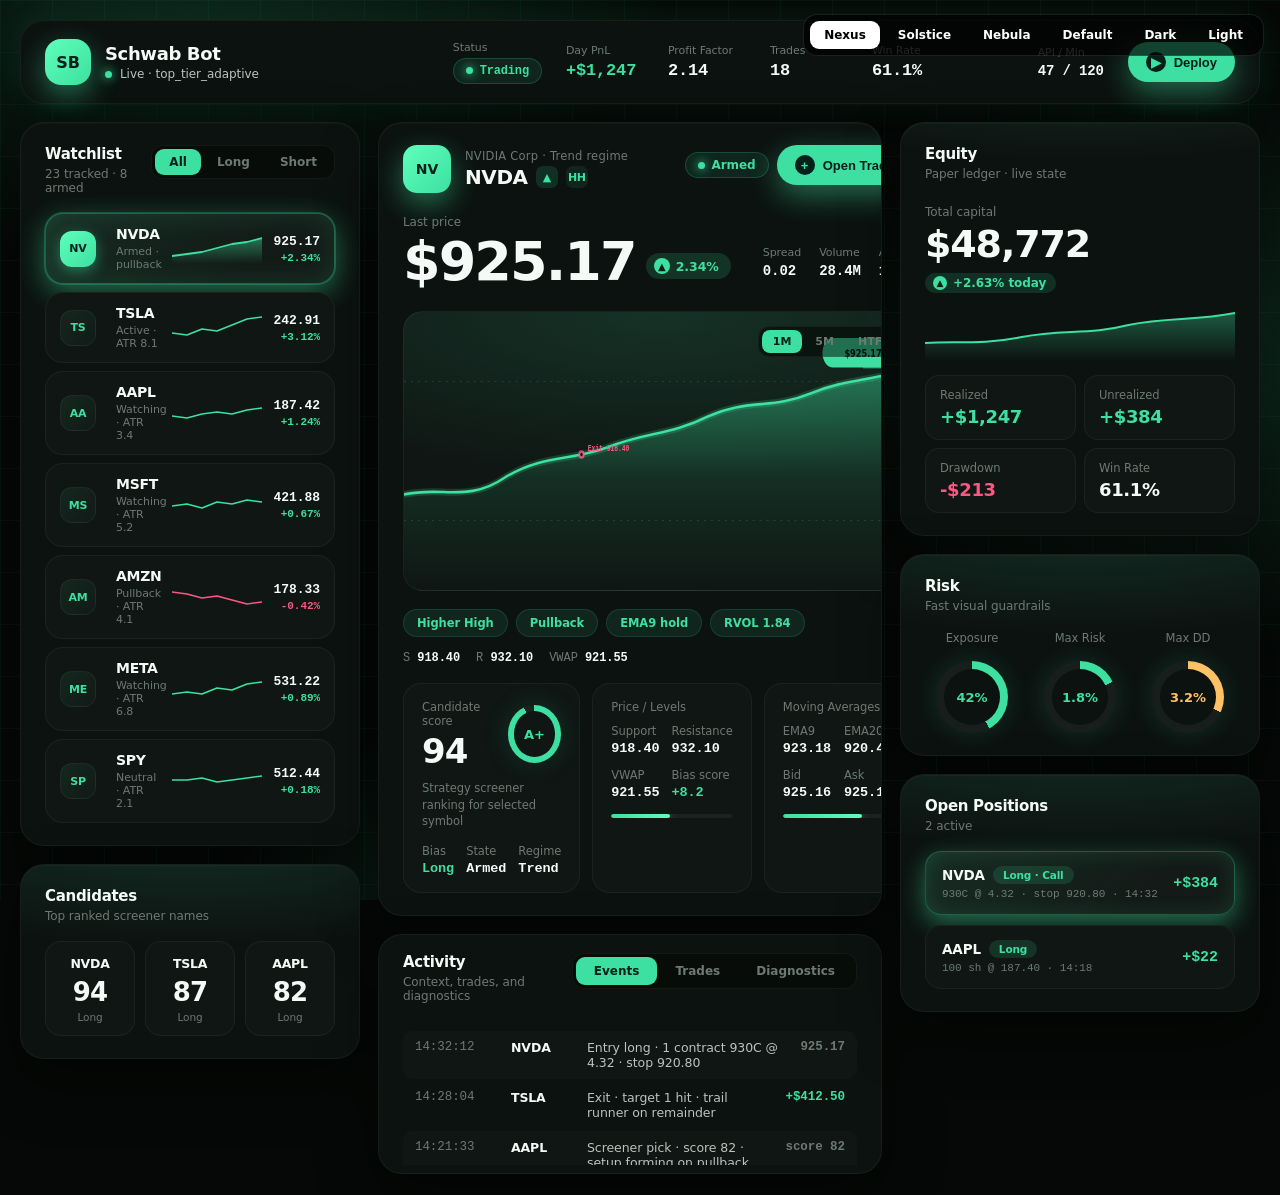
<file: theme_previews/preview.html>
<!doctype html>
<html lang="en" data-theme="nexus">
<head>
<meta charset="utf-8" />
<meta name="viewport" content="width=1600" />
<title>Theme Preview — Nexus</title>
<style>
/* ========================================
   THEMES
   ======================================== */
[data-theme="nexus"] {
  --bg: #050806;
  --bg-2: #070c09;
  --panel: #0c1210;
  --panel-raised: #0f1613;
  --panel-bright: #131a17;
  --line: rgba(255,255,255,0.05);
  --line-strong: rgba(255,255,255,0.09);
  --text: #f5faf7;
  --text-dim: #b8c4bd;
  --muted: #6d7a73;
  --soft: #434b46;
  --accent: #3de0a0;
  --accent-bright: #5fffbc;
  --accent-ink: #03201a;
  --accent-glow: rgba(61, 224, 160, 0.45);
  --accent-glow-soft: rgba(61, 224, 160, 0.14);
  --accent-wash: rgba(61, 224, 160, 0.09);
  --good: #3de0a0;
  --bad: #ff5582;
  --bad-wash: rgba(255, 85, 130, 0.10);
  --bad-glow: rgba(255, 85, 130, 0.35);
  --warn: #ffc165;
  --grid: rgba(61, 224, 160, 0.05);
}
[data-theme="solstice"] {
  --bg: #0a0806;
  --bg-2: #0c0a08;
  --panel: #121010;
  --panel-raised: #161313;
  --panel-bright: #1a1716;
  --line: rgba(255,255,255,0.05);
  --line-strong: rgba(255,255,255,0.09);
  --text: #fbf5ef;
  --text-dim: #c8bdb3;
  --muted: #7a7269;
  --soft: #4b4540;
  --accent: #ff9a4d;
  --accent-bright: #ffb674;
  --accent-ink: #1f0a02;
  --accent-glow: rgba(255, 154, 77, 0.40);
  --accent-glow-soft: rgba(255, 154, 77, 0.14);
  --accent-wash: rgba(255, 154, 77, 0.09);
  --good: #3de0a0;
  --bad: #ff5582;
  --bad-wash: rgba(255, 85, 130, 0.10);
  --bad-glow: rgba(255, 85, 130, 0.35);
  --warn: #ffc165;
  --grid: rgba(255, 154, 77, 0.05);
}
[data-theme="nebula"] {
  --bg: #07060a;
  --bg-2: #0a080e;
  --panel: #110f15;
  --panel-raised: #15121a;
  --panel-bright: #19161f;
  --line: rgba(255,255,255,0.05);
  --line-strong: rgba(255,255,255,0.09);
  --text: #f5f0fa;
  --text-dim: #c0b8c8;
  --muted: #787080;
  --soft: #48434f;
  --accent: #b779ff;
  --accent-bright: #d099ff;
  --accent-ink: #100523;
  --accent-glow: rgba(183, 121, 255, 0.40);
  --accent-glow-soft: rgba(183, 121, 255, 0.14);
  --accent-wash: rgba(183, 121, 255, 0.09);
  --good: #3de0a0;
  --bad: #ff5582;
  --bad-wash: rgba(255, 85, 130, 0.10);
  --bad-glow: rgba(255, 85, 130, 0.35);
  --warn: #ffc165;
  --grid: rgba(183, 121, 255, 0.05);
}
[data-theme="default"] {
  --bg: #05070c;
  --bg-2: #0b1020;
  --panel: #0d111f;
  --panel-raised: #111728;
  --panel-bright: #161e34;
  --line: rgba(255,255,255,0.08);
  --line-strong: rgba(255,255,255,0.14);
  --text: #e9edf7;
  --text-dim: #b9c2d4;
  --muted: #92a0bf;
  --soft: #65718b;
  --accent: #55c2ff;
  --accent-bright: #76e3ff;
  --accent-ink: #021a2e;
  --accent-glow: rgba(85, 194, 255, 0.45);
  --accent-glow-soft: rgba(85, 194, 255, 0.14);
  --accent-wash: rgba(85, 194, 255, 0.09);
  --good: #6ce3a2;
  --bad: #ff6b82;
  --bad-wash: rgba(255, 107, 130, 0.10);
  --bad-glow: rgba(255, 107, 130, 0.35);
  --warn: #ffbd63;
  --grid: rgba(85, 194, 255, 0.05);
}
[data-theme="dark"] {
  --bg: #000000;
  --bg-2: #080808;
  --panel: #0e0e0e;
  --panel-raised: #131313;
  --panel-bright: #181818;
  --line: rgba(255,255,255,0.08);
  --line-strong: rgba(255,255,255,0.14);
  --text: #eaeaef;
  --text-dim: #b8bcc6;
  --muted: #8a8d9a;
  --soft: #565866;
  --accent: #4db8ff;
  --accent-bright: #6ad4ff;
  --accent-ink: #021824;
  --accent-glow: rgba(77, 184, 255, 0.45);
  --accent-glow-soft: rgba(77, 184, 255, 0.14);
  --accent-wash: rgba(77, 184, 255, 0.09);
  --good: #4cd990;
  --bad: #f4516c;
  --bad-wash: rgba(244, 81, 108, 0.10);
  --bad-glow: rgba(244, 81, 108, 0.35);
  --warn: #f0a030;
  --grid: rgba(255, 255, 255, 0.04);
}
[data-theme="light"] {
  --bg: #ffffff;
  --bg-2: #f4f5f8;
  --panel: #f8f9fc;
  --panel-raised: #f1f3f7;
  --panel-bright: #eaecf2;
  --line: rgba(0,0,0,0.08);
  --line-strong: rgba(0,0,0,0.14);
  --text: #1a1d26;
  --text-dim: #424652;
  --muted: #5a6275;
  --soft: #8590a6;
  --accent: #1a8bd6;
  --accent-bright: #0e7ac2;
  --accent-ink: #ffffff;
  --accent-glow: rgba(26, 139, 214, 0.30);
  --accent-glow-soft: rgba(26, 139, 214, 0.10);
  --accent-wash: rgba(26, 139, 214, 0.06);
  --good: #1a9956;
  --bad: #d42e47;
  --bad-wash: rgba(212, 46, 71, 0.06);
  --bad-glow: rgba(212, 46, 71, 0.20);
  --warn: #c57a00;
  --grid: rgba(0, 0, 0, 0.05);
}

/* ========================================
   BASE
   ======================================== */
* { box-sizing: border-box; }
html, body { margin: 0; padding: 0; height: 100%; }
body {
  font-family: -apple-system, BlinkMacSystemFont, "Segoe UI", system-ui, sans-serif;
  background: var(--bg);
  color: var(--text);
  font-size: 13px;
  letter-spacing: -0.005em;
  -webkit-font-smoothing: antialiased;
  overflow-x: hidden;
  min-height: 100vh;
  position: relative;
}

/* soft ambient glows */
body::before {
  content: "";
  position: fixed; inset: 0;
  background:
    radial-gradient(900px 600px at 15% -5%, var(--accent-glow-soft), transparent 55%),
    radial-gradient(700px 500px at 95% 40%, var(--accent-glow-soft), transparent 60%),
    radial-gradient(500px 400px at 40% 105%, var(--accent-glow-soft), transparent 60%);
  pointer-events: none; z-index: 0;
}

/* subtle grid */
body::after {
  content: "";
  position: fixed; inset: 0;
  background:
    linear-gradient(var(--grid) 1px, transparent 1px) 0 0 / 100% 52px,
    linear-gradient(90deg, var(--grid) 1px, transparent 1px) 0 0 / 52px 100%;
  pointer-events: none; z-index: 0;
}

.app-shell {
  display: grid;
  grid-template-rows: auto 1fr;
  min-height: 100vh;
  padding: 20px;
  gap: 18px;
  position: relative;
  z-index: 1;
}

/* ========================================
   TOPBAR
   ======================================== */
.topbar {
  display: grid;
  grid-template-columns: minmax(260px, 320px) 1fr auto;
  gap: 22px;
  align-items: center;
  padding: 18px 24px;
  background: var(--panel);
  border: 1px solid var(--line);
  border-radius: 24px;
  box-shadow:
    0 20px 60px rgba(0,0,0,0.45),
    0 0 40px var(--accent-glow-soft);
}
.brand { display: flex; gap: 14px; align-items: center; }
.brand-badge {
  width: 46px; height: 46px;
  border-radius: 16px;
  background: linear-gradient(135deg, var(--accent-bright), var(--accent));
  color: var(--accent-ink);
  display: grid; place-items: center;
  font-weight: 800; font-size: 16px;
  box-shadow: 0 10px 28px var(--accent-glow);
}
.brand-title { font-weight: 700; font-size: 18px; letter-spacing: -0.02em; }
.brand-sub {
  font-size: 12px; color: var(--text-dim); margin-top: 3px;
  display: flex; align-items: center; gap: 8px; font-weight: 500;
}
.status-dot {
  display: inline-block; width: 7px; height: 7px;
  background: var(--accent); border-radius: 50%;
  box-shadow: 0 0 10px var(--accent), 0 0 20px var(--accent-glow);
}
.status-strip { display: flex; gap: 24px; flex-wrap: wrap; justify-content: center; align-items: center;}
.metric-pill { min-width: 78px; }
.metric-pill .label {
  font-size: 11px; color: var(--muted);
  margin-bottom: 4px; font-weight: 500;
}
.metric-pill .value {
  font-family: ui-monospace, "SF Mono", Menlo, Consolas, monospace;
  font-weight: 600; font-size: 17px; letter-spacing: -0.01em;
}
.metric-pill .value.chip-wrap { font-family: inherit; }
.pill-badge {
  display: inline-flex; align-items: center; gap: 7px;
  padding: 5px 12px; border-radius: 999px;
  font-size: 12px; font-weight: 600;
  background: var(--accent-wash);
  color: var(--accent);
  border: 1px solid color-mix(in srgb, var(--accent) 20%, transparent);
}
.pill-btn {
  display: inline-flex; align-items: center; gap: 8px;
  padding: 10px 18px; border-radius: 999px;
  background: var(--accent); color: var(--accent-ink);
  font-weight: 700; font-size: 13px;
  border: 0; cursor: pointer;
  box-shadow: 0 10px 30px var(--accent-glow);
}
.pill-btn .ic {
  width: 20px; height: 20px; border-radius: 50%;
  background: var(--accent-ink); display: grid; place-items: center;
  color: var(--accent);
}
.toolbar { display: flex; gap: 12px; align-items: center;}

/* ========================================
   WORKSPACE
   ======================================== */
.workspace {
  display: grid;
  grid-template-columns: 340px 1fr 360px;
  gap: 18px;
  min-height: 0;
}
.rail, .right-rail { display: grid; gap: 18px; align-content: start; }
.center-stage { display: grid; grid-template-rows: 1fr auto; gap: 18px; min-height: 0; }

/* ========================================
   PANEL
   ======================================== */
.panel {
  background: var(--panel);
  border: 1px solid var(--line);
  border-radius: 24px;
  box-shadow:
    0 24px 60px rgba(0,0,0,0.4),
    inset 0 1px 0 rgba(255,255,255,0.03);
  position: relative;
  overflow: hidden;
}
.panel::before {
  content: "";
  position: absolute; inset: 0;
  background: radial-gradient(700px 200px at 50% -20%, var(--accent-glow-soft), transparent 60%);
  pointer-events: none; z-index: 0;
}
.panel-inner { padding: 22px 24px; position: relative; z-index: 1; }
.panel-head {
  display: flex; justify-content: space-between; align-items: flex-start;
  margin-bottom: 18px;
}
.panel-title { font-weight: 700; font-size: 15px; letter-spacing: -0.02em; }
.panel-meta { font-size: 12px; color: var(--muted); margin-top: 4px; font-weight: 500;}

/* ========================================
   WATCHLIST — hero cards with sparklines
   ======================================== */
.watchlist-tools { display: flex; gap: 2px; background: var(--bg-2); border-radius: 12px; padding: 3px; border: 1px solid var(--line);}
.toggle-btn {
  background: transparent; border: 0;
  color: var(--muted);
  padding: 6px 14px;
  border-radius: 9px;
  font-size: 12px; cursor: pointer; font-weight: 600;
  font-family: inherit;
}
.toggle-btn.active { background: var(--accent); color: var(--accent-ink); }
.card-list { display: grid; gap: 8px; }
.wl-row {
  display: grid;
  grid-template-columns: 44px 1fr 90px auto;
  align-items: center;
  padding: 12px 14px;
  background: var(--panel-raised);
  border: 1px solid var(--line);
  border-radius: 18px;
  gap: 12px;
  position: relative;
}
.wl-row.active {
  background: linear-gradient(135deg, var(--accent-wash), transparent 70%), var(--panel-bright);
  border-color: color-mix(in srgb, var(--accent) 35%, transparent);
  box-shadow:
    0 0 0 1px color-mix(in srgb, var(--accent) 25%, transparent),
    0 8px 28px var(--accent-glow),
    inset 0 0 30px var(--accent-glow-soft);
}
.wl-icon {
  width: 36px; height: 36px;
  border-radius: 12px;
  background: linear-gradient(135deg, var(--accent-wash), var(--panel-bright));
  border: 1px solid var(--line);
  display: grid; place-items: center;
  font-weight: 800; font-size: 11px; letter-spacing: -0.02em;
  color: var(--accent);
}
.wl-row.active .wl-icon {
  background: linear-gradient(135deg, var(--accent-bright), var(--accent));
  color: var(--accent-ink);
  box-shadow: 0 4px 14px var(--accent-glow);
  border: 0;
}
.wl-main { min-width: 0; }
.wl-sym { font-weight: 700; font-size: 14px; letter-spacing: -0.02em; }
.wl-meta { font-size: 11px; color: var(--muted); margin-top: 3px; font-weight: 500;}
.wl-spark { width: 90px; height: 30px; }
.wl-price-wrap { text-align: right; }
.wl-price {
  font-family: ui-monospace, Menlo, Consolas, monospace;
  font-size: 13px; font-weight: 600;
}
.wl-chg {
  font-family: ui-monospace, Menlo, Consolas, monospace;
  font-size: 11px; margin-top: 3px; font-weight: 600;
}
.pos { color: var(--good); }
.neg { color: var(--bad); }

/* ========================================
   CANDIDATES
   ======================================== */
.candidate-grid { display: grid; grid-template-columns: repeat(3, 1fr); gap: 10px; }
.cand-chip {
  background: var(--panel-raised);
  border: 1px solid var(--line);
  border-radius: 16px;
  padding: 14px 8px 12px;
  text-align: center;
}
.cand-sym { font-weight: 700; font-size: 12.5px; letter-spacing: -0.02em; }
.cand-score {
  font-size: 26px; font-weight: 700; margin-top: 6px;
  letter-spacing: -0.03em;
  color: var(--text);
}
.cand-bias { font-size: 10.5px; color: var(--muted); margin-top: 4px; font-weight: 500; }

/* ========================================
   HERO CHART PANEL
   ======================================== */
.chart-panel { min-height: 0; }
.chart-panel > .panel-inner {
  display: grid; grid-template-rows: auto auto 1fr auto auto; gap: 18px; height: 100%;
}
.chart-head { display: flex; justify-content: space-between; align-items: flex-start; }
.symbol-focus-title { display: flex; gap: 14px; align-items: center; }
.sym-icon {
  width: 48px; height: 48px;
  border-radius: 14px;
  background: linear-gradient(135deg, var(--accent-bright), var(--accent));
  color: var(--accent-ink);
  display: grid; place-items: center;
  font-weight: 800; font-size: 14px;
  box-shadow: 0 10px 28px var(--accent-glow);
}
.sym-info .sym-label { font-size: 11.5px; color: var(--muted); font-weight: 500; letter-spacing: 0.02em; margin-bottom: 2px;}
.sym-info .sym-name {
  font-weight: 700; font-size: 20px; letter-spacing: -0.02em;
  display: flex; gap: 8px; align-items: center;
}
.icon-badge {
  width: 22px; height: 22px;
  border-radius: 7px;
  background: var(--accent-wash); color: var(--accent);
  display: grid; place-items: center;
  font-size: 11px; font-weight: 800;
}
.icon-badge.good { background: color-mix(in srgb, var(--good) 14%, transparent); color: var(--good);}

/* Big price block */
.hero-price {
  display: flex; gap: 32px; align-items: flex-end;
  padding: 4px 0 4px;
}
.hero-price .price-label {
  font-size: 12px; color: var(--muted);
  font-weight: 500; margin-bottom: 6px;
}
.hero-price .price-big {
  font-size: 54px; font-weight: 700;
  letter-spacing: -0.035em;
  line-height: 1;
  color: var(--text);
}
.hero-price .price-chg {
  display: inline-flex; align-items: center; gap: 6px;
  padding: 5px 12px 5px 8px;
  border-radius: 999px;
  background: color-mix(in srgb, var(--good) 16%, transparent);
  color: var(--good);
  font-size: 12.5px; font-weight: 700;
  margin-left: 10px; margin-bottom: 10px;
}
.hero-price .price-chg .arrow {
  width: 16px; height: 16px; border-radius: 50%;
  background: var(--good); color: #042017;
  display: grid; place-items: center; font-size: 10px;
}
.hero-price .mini-stat { margin-left: auto; display: flex; gap: 18px; padding-bottom: 10px;}
.hero-price .mini-stat .kv .k { font-size: 11px; color: var(--muted); font-weight: 500;}
.hero-price .mini-stat .kv .v {
  font-family: ui-monospace, Menlo, Consolas, monospace;
  font-size: 14px; font-weight: 600; margin-top: 4px;
}

.chart-wrap {
  position: relative;
  background:
    radial-gradient(700px 240px at 50% 0%, var(--accent-glow-soft), transparent 70%),
    var(--panel-raised);
  border-radius: 20px;
  overflow: hidden;
  min-height: 280px;
  border: 1px solid var(--line);
}
.chart-wrap svg { width: 100%; height: 100%; display: block; }
.timeframe-toggle {
  position: absolute; top: 14px; right: 14px;
  display: flex; gap: 2px;
  background: rgba(0,0,0,0.5);
  border: 1px solid var(--line);
  border-radius: 11px; padding: 3px;
}
.tf-btn {
  background: transparent; border: 0; color: var(--muted);
  font-size: 11px; padding: 5px 11px; cursor: pointer;
  font-weight: 600; border-radius: 8px; font-family: inherit;
}
.tf-btn.active { background: var(--accent); color: var(--accent-ink);}

.bottom-strip { display: flex; justify-content: space-between; gap: 14px; flex-wrap: wrap; align-items: center;}
.chip-row { display: flex; gap: 8px; flex-wrap: wrap; }
.structure-chip {
  font-size: 11.5px;
  padding: 6px 13px;
  border-radius: 999px;
  background: var(--accent-wash);
  color: var(--accent);
  font-weight: 600;
  border: 1px solid color-mix(in srgb, var(--accent) 15%, transparent);
}
.level-group { display: flex; gap: 16px; font-family: ui-monospace, Menlo, Consolas, monospace; font-size: 12px; color: var(--muted);}
.level-group b { color: var(--text); font-weight: 600; }

.detail-grid { display: grid; grid-template-columns: 1.1fr 1fr 1fr; gap: 12px; }
.detail-card, .mini-panel {
  background: var(--panel-raised);
  border: 1px solid var(--line);
  border-radius: 18px;
  padding: 16px 18px;
}
.detail-top { display: flex; justify-content: space-between; align-items: center; }
.tiny-label { font-size: 11.5px; color: var(--muted); margin-bottom: 6px; font-weight: 500; }
.value-big { font-size: 34px; font-weight: 700; letter-spacing: -0.03em; line-height: 1;}
.score-ring {
  width: 58px; height: 58px; border-radius: 50%;
  background: conic-gradient(var(--accent) 0 var(--ring-pct, 75%), var(--line) var(--ring-pct, 75%) 100%);
  display: grid; place-items: center; position: relative;
  box-shadow: 0 0 28px var(--accent-glow-soft);
}
.score-ring::before {
  content: ""; position: absolute; inset: 6px;
  background: var(--panel-raised); border-radius: 50%;
}
.score-ring span { position: relative; font-weight: 700; font-size: 13px; color: var(--accent);}
.score-ring.good { background: conic-gradient(var(--good) 0 var(--ring-pct, 75%), var(--line) var(--ring-pct, 75%) 100%);}
.score-ring.warn { background: conic-gradient(var(--warn) 0 var(--ring-pct, 75%), var(--line) var(--ring-pct, 75%) 100%);}
.score-ring.warn span { color: var(--warn);}
.subline { font-size: 11.5px; color: var(--muted); margin-top: 12px; line-height: 1.45; font-weight: 400;}
.metric-grid { display: grid; grid-template-columns: repeat(3, 1fr); gap: 12px; margin-top: 14px; }
.kv .tiny-label { margin-bottom: 3px; }
.kv .v { font-family: ui-monospace, Menlo, Consolas, monospace; font-size: 13.5px; font-weight: 600;}
.bar-track { background: var(--line); border-radius: 999px; height: 4px; overflow: hidden; }
.bar-fill {
  background: linear-gradient(90deg, var(--accent), var(--accent-bright));
  height: 100%; border-radius: 999px;
  box-shadow: 0 0 10px var(--accent-glow);
}
.bar-fill.warn { background: var(--warn);}

/* ========================================
   DOCK
   ======================================== */
.dock {
  background: var(--panel);
  border: 1px solid var(--line);
  border-radius: 24px;
  box-shadow: 0 24px 60px rgba(0,0,0,0.4);
  min-height: 210px; max-height: 240px;
  overflow: hidden; position: relative;
}
.dock > .panel-inner { height: 100%; display: grid; grid-template-rows: auto 1fr; gap: 10px; padding-top: 18px; padding-bottom: 8px;}
.dock-tools { display: flex; gap: 0; background: var(--bg-2); border-radius: 12px; padding: 3px; border: 1px solid var(--line);}
.tab-btn {
  background: transparent; border: 0;
  color: var(--muted);
  padding: 7px 18px;
  border-radius: 9px;
  font-size: 12px; cursor: pointer; font-weight: 600;
  font-family: inherit;
}
.tab-btn.active { background: var(--accent); color: var(--accent-ink);}
.dock-body { overflow: hidden; min-height: 0; }
.event-list { display: grid; gap: 2px; }
.event-row {
  display: grid;
  grid-template-columns: 80px 60px 1fr auto;
  gap: 16px; padding: 9px 12px;
  font-size: 12.5px; border-radius: 10px;
}
.event-row:nth-child(odd) { background: var(--panel-raised); }
.event-time { font-family: ui-monospace, Menlo, Consolas, monospace; color: var(--muted); font-weight: 500;}
.event-sym { font-weight: 700; letter-spacing: -0.01em; }
.event-desc { color: var(--text-dim); font-weight: 400;}
.event-value { font-family: ui-monospace, Menlo, Consolas, monospace; color: var(--muted); text-align: right; font-weight: 600; }
.event-value.pos { color: var(--good); }
.event-value.neg { color: var(--bad); }

/* ========================================
   RIGHT RAIL — KPI, Risk, Positions
   ======================================== */
.kpi-panel { position: relative; }
.kpi-hero { padding: 6px 0 0; }
.kpi-hero .ttl { font-size: 12px; color: var(--muted); font-weight: 500; margin-bottom: 6px;}
.kpi-hero .big {
  font-size: 38px; font-weight: 700; letter-spacing: -0.03em; line-height: 1;
}
.kpi-hero .chg {
  display: inline-flex; align-items: center; gap: 6px;
  background: color-mix(in srgb, var(--good) 14%, transparent);
  color: var(--good);
  font-size: 12px; font-weight: 700;
  padding: 3px 10px 3px 8px; border-radius: 999px;
  margin-top: 10px;
}
.kpi-hero .chg .arrow {
  width: 14px; height: 14px; border-radius: 50%;
  background: var(--good); color: #042017;
  display: grid; place-items: center; font-size: 9px;
}
.kpi-spark { margin-top: 10px; width: 100%; height: 58px; display: block;}
.kpi-row { display: grid; grid-template-columns: 1fr 1fr; gap: 8px; margin-top: 14px; }
.kpi-mini { padding: 12px 14px; background: var(--panel-raised); border: 1px solid var(--line); border-radius: 14px;}
.kpi-mini .k { font-size: 11.5px; color: var(--muted); font-weight: 500;}
.kpi-mini .v { font-size: 18px; font-weight: 700; letter-spacing: -0.02em; margin-top: 4px;}

.gauge-grid { display: grid; grid-template-columns: repeat(3, 1fr); gap: 14px; }
.gauge-card { display: grid; gap: 10px; justify-items: center; }
.gauge-ring {
  width: 72px; height: 72px; border-radius: 50%;
  background: conic-gradient(var(--accent) 0 var(--gauge-pct, 42%), var(--line) var(--gauge-pct, 42%) 100%);
  display: grid; place-items: center; position: relative;
  box-shadow: 0 0 28px var(--accent-glow-soft);
}
.gauge-ring.good { background: conic-gradient(var(--good) 0 var(--gauge-pct, 42%), var(--line) var(--gauge-pct, 42%) 100%);}
.gauge-ring.warn { background: conic-gradient(var(--warn) 0 var(--gauge-pct, 42%), var(--line) var(--gauge-pct, 42%) 100%);}
.gauge-ring::before { content: ""; position: absolute; inset: 8px; background: var(--panel); border-radius: 50%;}
.gauge-ring span { position: relative; font-weight: 700; font-size: 13px; color: var(--accent);}
.gauge-ring.good span { color: var(--good);}
.gauge-ring.warn span { color: var(--warn);}

.position-grid { display: grid; gap: 10px; }
.pos-row {
  background: var(--panel-raised);
  border: 1px solid var(--line);
  border-radius: 16px;
  padding: 14px 16px;
  display: grid;
  grid-template-columns: 1fr auto;
  gap: 6px;
  position: relative;
}
.pos-row.active {
  background: linear-gradient(135deg, var(--accent-wash), transparent 70%), var(--panel-bright);
  border-color: color-mix(in srgb, var(--accent) 30%, transparent);
  box-shadow: 0 8px 24px var(--accent-glow), inset 0 0 20px var(--accent-glow-soft);
}
.pos-head { display: flex; gap: 8px; align-items: center; font-weight: 700; font-size: 13.5px; letter-spacing: -0.01em;}
.pos-tag {
  font-size: 10.5px; padding: 3px 10px; border-radius: 999px;
  font-weight: 600;
  background: color-mix(in srgb, var(--good) 14%, transparent); color: var(--good);
}
.pos-meta { font-size: 11px; color: var(--muted); margin-top: 4px; font-family: ui-monospace, Menlo, Consolas, monospace; }
.pos-pnl {
  font-family: ui-monospace, Menlo, Consolas, monospace;
  font-weight: 700; font-size: 15px;
  text-align: right; align-self: center;
}

/* ========================================
   SWITCHER
   ======================================== */
.switcher {
  position: fixed; top: 14px; right: 16px;
  display: flex; gap: 4px;
  background: rgba(0,0,0,0.7); padding: 6px; border-radius: 14px;
  z-index: 100;
  border: 1px solid rgba(255,255,255,0.1);
}
.switcher button {
  background: transparent; color: #fff; border: 0;
  border-radius: 9px; padding: 7px 14px;
  font-size: 12px; cursor: pointer; font-weight: 600;
  font-family: inherit;
}
.switcher button.active { background: #fff; color: #000;}
body.no-switch .switcher { display: none; }
</style>
</head>
<body>

<div class="switcher">
  <button data-t="nexus" class="active">Nexus</button>
  <button data-t="solstice">Solstice</button>
  <button data-t="nebula">Nebula</button>
  <button data-t="default">Default</button>
  <button data-t="dark">Dark</button>
  <button data-t="light">Light</button>
</div>

<div class="app-shell">

  <!-- TOPBAR -->
  <header class="topbar">
    <div class="brand">
      <div class="brand-badge">SB</div>
      <div class="brand-copy">
        <div class="brand-title">Schwab Bot</div>
        <div class="brand-sub"><span class="status-dot"></span> Live · top_tier_adaptive</div>
      </div>
    </div>
    <div class="status-strip">
      <div class="metric-pill"><div class="label">Status</div><div class="value"><span class="pill-badge"><span class="status-dot"></span>Trading</span></div></div>
      <div class="metric-pill"><div class="label">Day PnL</div><div class="value pos">+$1,247</div></div>
      <div class="metric-pill"><div class="label">Profit Factor</div><div class="value">2.14</div></div>
      <div class="metric-pill"><div class="label">Trades</div><div class="value">18</div></div>
      <div class="metric-pill"><div class="label">Win Rate</div><div class="value">61.1%</div></div>
    </div>
    <div class="toolbar">
      <div class="metric-pill"><div class="label">API / Min</div><div class="value" style="font-size:14px;">47 / 120</div></div>
      <button class="pill-btn"><span class="ic">▶</span>Deploy</button>
    </div>
  </header>

  <!-- WORKSPACE -->
  <div class="workspace">

    <!-- LEFT RAIL -->
    <aside class="rail">
      <section class="panel">
        <div class="panel-inner">
          <div class="panel-head">
            <div><div class="panel-title">Watchlist</div><div class="panel-meta">23 tracked · 8 armed</div></div>
            <div class="watchlist-tools">
              <button class="toggle-btn active">All</button>
              <button class="toggle-btn">Long</button>
              <button class="toggle-btn">Short</button>
            </div>
          </div>
          <div class="card-list">

            <div class="wl-row active">
              <div class="wl-icon">NV</div>
              <div class="wl-main"><div class="wl-sym">NVDA</div><div class="wl-meta">Armed · pullback</div></div>
              <svg class="wl-spark" viewBox="0 0 90 30" preserveAspectRatio="none">
                <defs><linearGradient id="g1a" x1="0" x2="0" y1="0" y2="1"><stop offset="0" stop-color="var(--accent)" stop-opacity="0.45"/><stop offset="1" stop-color="var(--accent)" stop-opacity="0"/></linearGradient></defs>
                <path d="M0,22 L15,20 L30,18 L45,14 L60,10 L75,8 L90,4 L90,30 L0,30 Z" fill="url(#g1a)"/>
                <path d="M0,22 L15,20 L30,18 L45,14 L60,10 L75,8 L90,4" fill="none" stroke="var(--accent)" stroke-width="1.8" stroke-linecap="round" stroke-linejoin="round"/>
              </svg>
              <div class="wl-price-wrap"><div class="wl-price">925.17</div><div class="wl-chg pos">+2.34%</div></div>
            </div>

            <div class="wl-row">
              <div class="wl-icon">TS</div>
              <div class="wl-main"><div class="wl-sym">TSLA</div><div class="wl-meta">Active · ATR 8.1</div></div>
              <svg class="wl-spark" viewBox="0 0 90 30" preserveAspectRatio="none">
                <path d="M0,20 L15,22 L30,16 L45,18 L60,12 L75,6 L90,4" fill="none" stroke="var(--good)" stroke-width="1.6" stroke-linecap="round" stroke-linejoin="round"/>
              </svg>
              <div class="wl-price-wrap"><div class="wl-price">242.91</div><div class="wl-chg pos">+3.12%</div></div>
            </div>

            <div class="wl-row">
              <div class="wl-icon">AA</div>
              <div class="wl-main"><div class="wl-sym">AAPL</div><div class="wl-meta">Watching · ATR 3.4</div></div>
              <svg class="wl-spark" viewBox="0 0 90 30" preserveAspectRatio="none">
                <path d="M0,18 L15,20 L30,16 L45,14 L60,16 L75,12 L90,10" fill="none" stroke="var(--good)" stroke-width="1.6" stroke-linecap="round" stroke-linejoin="round"/>
              </svg>
              <div class="wl-price-wrap"><div class="wl-price">187.42</div><div class="wl-chg pos">+1.24%</div></div>
            </div>

            <div class="wl-row">
              <div class="wl-icon">MS</div>
              <div class="wl-main"><div class="wl-sym">MSFT</div><div class="wl-meta">Watching · ATR 5.2</div></div>
              <svg class="wl-spark" viewBox="0 0 90 30" preserveAspectRatio="none">
                <path d="M0,16 L15,14 L30,18 L45,12 L60,14 L75,10 L90,12" fill="none" stroke="var(--good)" stroke-width="1.6" stroke-linecap="round" stroke-linejoin="round"/>
              </svg>
              <div class="wl-price-wrap"><div class="wl-price">421.88</div><div class="wl-chg pos">+0.67%</div></div>
            </div>

            <div class="wl-row">
              <div class="wl-icon">AM</div>
              <div class="wl-main"><div class="wl-sym">AMZN</div><div class="wl-meta">Pullback · ATR 4.1</div></div>
              <svg class="wl-spark" viewBox="0 0 90 30" preserveAspectRatio="none">
                <path d="M0,10 L15,12 L30,16 L45,14 L60,18 L75,22 L90,20" fill="none" stroke="var(--bad)" stroke-width="1.6" stroke-linecap="round" stroke-linejoin="round"/>
              </svg>
              <div class="wl-price-wrap"><div class="wl-price">178.33</div><div class="wl-chg neg">-0.42%</div></div>
            </div>

            <div class="wl-row">
              <div class="wl-icon">ME</div>
              <div class="wl-main"><div class="wl-sym">META</div><div class="wl-meta">Watching · ATR 6.8</div></div>
              <svg class="wl-spark" viewBox="0 0 90 30" preserveAspectRatio="none">
                <path d="M0,20 L15,18 L30,20 L45,14 L60,16 L75,10 L90,8" fill="none" stroke="var(--good)" stroke-width="1.6" stroke-linecap="round" stroke-linejoin="round"/>
              </svg>
              <div class="wl-price-wrap"><div class="wl-price">531.22</div><div class="wl-chg pos">+0.89%</div></div>
            </div>

            <div class="wl-row">
              <div class="wl-icon">SP</div>
              <div class="wl-main"><div class="wl-sym">SPY</div><div class="wl-meta">Neutral · ATR 2.1</div></div>
              <svg class="wl-spark" viewBox="0 0 90 30" preserveAspectRatio="none">
                <path d="M0,14 L15,14 L30,12 L45,16 L60,14 L75,12 L90,10" fill="none" stroke="var(--good)" stroke-width="1.6" stroke-linecap="round" stroke-linejoin="round"/>
              </svg>
              <div class="wl-price-wrap"><div class="wl-price">512.44</div><div class="wl-chg pos">+0.18%</div></div>
            </div>
          </div>
        </div>
      </section>

      <section class="panel">
        <div class="panel-inner">
          <div class="panel-head">
            <div><div class="panel-title">Candidates</div><div class="panel-meta">Top ranked screener names</div></div>
          </div>
          <div class="candidate-grid">
            <div class="cand-chip"><div class="cand-sym">NVDA</div><div class="cand-score">94</div><div class="cand-bias">Long</div></div>
            <div class="cand-chip"><div class="cand-sym">TSLA</div><div class="cand-score">87</div><div class="cand-bias">Long</div></div>
            <div class="cand-chip"><div class="cand-sym">AAPL</div><div class="cand-score">82</div><div class="cand-bias">Long</div></div>
          </div>
        </div>
      </section>
    </aside>

    <!-- CENTER -->
    <main class="center-stage">
      <section class="panel chart-panel">
        <div class="panel-inner">

          <div class="chart-head">
            <div class="symbol-focus-title">
              <div class="sym-icon">NV</div>
              <div class="sym-info">
                <div class="sym-label">NVIDIA Corp · Trend regime</div>
                <div class="sym-name">
                  NVDA
                  <div class="icon-badge good">▲</div>
                  <div class="icon-badge">HH</div>
                </div>
              </div>
            </div>
            <div style="display:flex; gap:8px; align-items:center;">
              <span class="pill-badge"><span class="status-dot"></span>Armed</span>
              <button class="pill-btn"><span class="ic">+</span>Open Trade</button>
            </div>
          </div>

          <div class="hero-price">
            <div>
              <div class="price-label">Last price</div>
              <div style="display:flex; align-items:flex-end;">
                <div class="price-big">$925.17</div>
                <div class="price-chg"><span class="arrow">▲</span>2.34%</div>
              </div>
            </div>
            <div class="mini-stat">
              <div class="kv"><div class="k">Spread</div><div class="v">0.02</div></div>
              <div class="kv"><div class="k">Volume</div><div class="v">28.4M</div></div>
              <div class="kv"><div class="k">ATR</div><div class="v">14.2</div></div>
            </div>
          </div>

          <div class="chart-wrap">
            <div class="timeframe-toggle">
              <button class="tf-btn active">1M</button>
              <button class="tf-btn">5M</button>
              <button class="tf-btn">HTF</button>
            </div>
            <svg viewBox="0 0 800 320" preserveAspectRatio="none">
              <defs>
                <linearGradient id="heroArea" x1="0" x2="0" y1="0" y2="1">
                  <stop offset="0%" stop-color="var(--accent)" stop-opacity="0.45"/>
                  <stop offset="50%" stop-color="var(--accent)" stop-opacity="0.12"/>
                  <stop offset="100%" stop-color="var(--accent)" stop-opacity="0"/>
                </linearGradient>
              </defs>
              <!-- dashed ref lines -->
              <line x1="0" y1="240" x2="800" y2="240" stroke="var(--muted)" stroke-width="1" stroke-dasharray="3 8" opacity="0.4"/>
              <line x1="0" y1="80"  x2="800" y2="80"  stroke="var(--muted)" stroke-width="1" stroke-dasharray="3 8" opacity="0.4"/>

              <!-- area + line -->
              <path d="M0,210 C60,200 100,220 160,190 C220,164 260,172 320,156 C380,138 420,142 480,120 C540,100 580,112 640,94 C700,76 740,80 800,64 L800,320 L0,320 Z"
                    fill="url(#heroArea)"/>
              <path d="M0,210 C60,200 100,220 160,190 C220,164 260,172 320,156 C380,138 420,142 480,120 C540,100 580,112 640,94 C700,76 740,80 800,64"
                    stroke="var(--accent)" stroke-width="3" fill="none" stroke-linecap="round" stroke-linejoin="round"/>
              <!-- glow duplicate -->
              <path d="M0,210 C60,200 100,220 160,190 C220,164 260,172 320,156 C380,138 420,142 480,120 C540,100 580,112 640,94 C700,76 740,80 800,64"
                    stroke="var(--accent)" stroke-width="8" fill="none" stroke-linecap="round" stroke-linejoin="round" opacity="0.18"/>

              <!-- price bubble -->
              <g>
                <rect x="660" y="30" width="128" height="34" rx="17" fill="var(--accent)"/>
                <text x="724" y="52" fill="var(--accent-ink)" font-size="13" font-weight="700" text-anchor="middle" font-family="system-ui, sans-serif">$925.17</text>
                <line x1="724" y1="64" x2="760" y2="64" stroke="var(--accent)" stroke-width="2" opacity="0.5"/>
                <circle cx="760" cy="64" r="7" fill="var(--accent)" opacity="0.28"/>
                <circle cx="760" cy="64" r="4" fill="var(--accent)"/>
                <circle cx="760" cy="64" r="2" fill="var(--panel)"/>
              </g>

              <!-- earlier marker -->
              <g>
                <circle cx="280" cy="164" r="5" fill="var(--bad)" opacity="0.8"/>
                <circle cx="280" cy="164" r="2" fill="var(--panel)"/>
                <text x="290" y="160" fill="var(--bad)" font-size="10" font-weight="600" font-family="ui-monospace, monospace">Exit 918.40</text>
              </g>
            </svg>
          </div>

          <div class="bottom-strip">
            <div class="chip-row">
              <div class="structure-chip">Higher High</div>
              <div class="structure-chip">Pullback</div>
              <div class="structure-chip">EMA9 hold</div>
              <div class="structure-chip">RVOL 1.84</div>
            </div>
            <div class="level-group">
              <span>S <b>918.40</b></span>
              <span>R <b>932.10</b></span>
              <span>VWAP <b>921.55</b></span>
            </div>
          </div>

          <div class="detail-grid">
            <div class="detail-card">
              <div class="detail-top">
                <div>
                  <div class="tiny-label">Candidate score</div>
                  <div class="value-big">94</div>
                </div>
                <div class="score-ring good" style="--ring-pct:94%;"><span>A+</span></div>
              </div>
              <div class="subline">Strategy screener ranking for selected symbol</div>
              <div class="metric-grid">
                <div class="kv"><div class="tiny-label">Bias</div><div class="v pos">Long</div></div>
                <div class="kv"><div class="tiny-label">State</div><div class="v">Armed</div></div>
                <div class="kv"><div class="tiny-label">Regime</div><div class="v">Trend</div></div>
              </div>
            </div>
            <div class="mini-panel">
              <div class="tiny-label">Price / Levels</div>
              <div class="metric-grid" style="grid-template-columns: repeat(2, 1fr); margin-top: 10px;">
                <div class="kv"><div class="tiny-label">Support</div><div class="v">918.40</div></div>
                <div class="kv"><div class="tiny-label">Resistance</div><div class="v">932.10</div></div>
                <div class="kv"><div class="tiny-label">VWAP</div><div class="v">921.55</div></div>
                <div class="kv"><div class="tiny-label">Bias score</div><div class="v pos">+8.2</div></div>
              </div>
              <div class="bar-track" style="margin-top: 14px;"><div class="bar-fill" style="width: 48%;"></div></div>
            </div>
            <div class="mini-panel">
              <div class="tiny-label">Moving Averages</div>
              <div class="metric-grid" style="grid-template-columns: repeat(2, 1fr); margin-top: 10px;">
                <div class="kv"><div class="tiny-label">EMA9</div><div class="v">923.18</div></div>
                <div class="kv"><div class="tiny-label">EMA20</div><div class="v">920.45</div></div>
                <div class="kv"><div class="tiny-label">Bid</div><div class="v">925.16</div></div>
                <div class="kv"><div class="tiny-label">Ask</div><div class="v">925.18</div></div>
              </div>
              <div class="bar-track" style="margin-top: 14px;"><div class="bar-fill" style="width: 72%;"></div></div>
            </div>
          </div>
        </div>
      </section>

      <section class="dock">
        <div class="panel-inner">
          <div class="panel-head">
            <div><div class="panel-title">Activity</div><div class="panel-meta">Context, trades, and diagnostics</div></div>
            <div class="dock-tools">
              <button class="tab-btn active">Events</button>
              <button class="tab-btn">Trades</button>
              <button class="tab-btn">Diagnostics</button>
            </div>
          </div>
          <div class="dock-body">
            <div class="event-list">
              <div class="event-row"><span class="event-time">14:32:12</span><span class="event-sym">NVDA</span><span class="event-desc">Entry long · 1 contract 930C @ 4.32 · stop 920.80</span><span class="event-value">925.17</span></div>
              <div class="event-row"><span class="event-time">14:28:04</span><span class="event-sym">TSLA</span><span class="event-desc">Exit · target 1 hit · trail runner on remainder</span><span class="event-value pos">+$412.50</span></div>
              <div class="event-row"><span class="event-time">14:21:33</span><span class="event-sym">AAPL</span><span class="event-desc">Screener pick · score 82 · setup forming on pullback</span><span class="event-value">score 82</span></div>
              <div class="event-row"><span class="event-time">14:15:07</span><span class="event-sym">SPY</span><span class="event-desc">Hedge closed · micro drawdown inside tolerance</span><span class="event-value neg">-$38.20</span></div>
            </div>
          </div>
        </div>
      </section>
    </main>

    <!-- RIGHT RAIL -->
    <aside class="right-rail">
      <section class="panel kpi-panel">
        <div class="panel-inner">
          <div class="panel-head"><div><div class="panel-title">Equity</div><div class="panel-meta">Paper ledger · live state</div></div></div>
          <div class="kpi-hero">
            <div class="ttl">Total capital</div>
            <div class="big">$48,772</div>
            <div class="chg"><span class="arrow">▲</span>+2.63% today</div>
          </div>
          <svg class="kpi-spark" viewBox="0 0 320 58" preserveAspectRatio="none">
            <defs><linearGradient id="kpiA" x1="0" x2="0" y1="0" y2="1"><stop offset="0" stop-color="var(--accent)" stop-opacity="0.35"/><stop offset="1" stop-color="var(--accent)" stop-opacity="0"/></linearGradient></defs>
            <path d="M0,40 C30,38 60,42 100,34 C140,26 170,32 210,22 C250,14 280,18 320,10 L320,58 L0,58 Z" fill="url(#kpiA)"/>
            <path d="M0,40 C30,38 60,42 100,34 C140,26 170,32 210,22 C250,14 280,18 320,10" fill="none" stroke="var(--accent)" stroke-width="2" stroke-linecap="round"/>
          </svg>
          <div class="kpi-row">
            <div class="kpi-mini"><div class="k">Realized</div><div class="v pos">+$1,247</div></div>
            <div class="kpi-mini"><div class="k">Unrealized</div><div class="v pos">+$384</div></div>
            <div class="kpi-mini"><div class="k">Drawdown</div><div class="v neg">-$213</div></div>
            <div class="kpi-mini"><div class="k">Win Rate</div><div class="v">61.1%</div></div>
          </div>
        </div>
      </section>

      <section class="panel">
        <div class="panel-inner">
          <div class="panel-head"><div><div class="panel-title">Risk</div><div class="panel-meta">Fast visual guardrails</div></div></div>
          <div class="gauge-grid">
            <div class="gauge-card"><div class="tiny-label">Exposure</div><div class="gauge-ring" style="--gauge-pct:42%;"><span>42%</span></div></div>
            <div class="gauge-card"><div class="tiny-label">Max Risk</div><div class="gauge-ring good" style="--gauge-pct:18%;"><span>1.8%</span></div></div>
            <div class="gauge-card"><div class="tiny-label">Max DD</div><div class="gauge-ring warn" style="--gauge-pct:32%;"><span>3.2%</span></div></div>
          </div>
        </div>
      </section>

      <section class="panel">
        <div class="panel-inner">
          <div class="panel-head"><div><div class="panel-title">Open Positions</div><div class="panel-meta">2 active</div></div></div>
          <div class="position-grid">
            <div class="pos-row active">
              <div>
                <div class="pos-head">NVDA <span class="pos-tag">Long · Call</span></div>
                <div class="pos-meta">930C @ 4.32 · stop 920.80 · 14:32</div>
              </div>
              <div class="pos-pnl pos">+$384</div>
            </div>
            <div class="pos-row">
              <div>
                <div class="pos-head">AAPL <span class="pos-tag">Long</span></div>
                <div class="pos-meta">100 sh @ 187.40 · 14:18</div>
              </div>
              <div class="pos-pnl pos">+$22</div>
            </div>
          </div>
        </div>
      </section>
    </aside>

  </div>
</div>

<script>
  document.querySelector('.switcher').addEventListener('click', (e) => {
    const btn = e.target.closest('button[data-t]');
    if (!btn) return;
    document.documentElement.dataset.theme = btn.dataset.t;
    document.querySelectorAll('.switcher button').forEach(b => b.classList.toggle('active', b === btn));
  });
</script>

</body>
</html>
</file>
